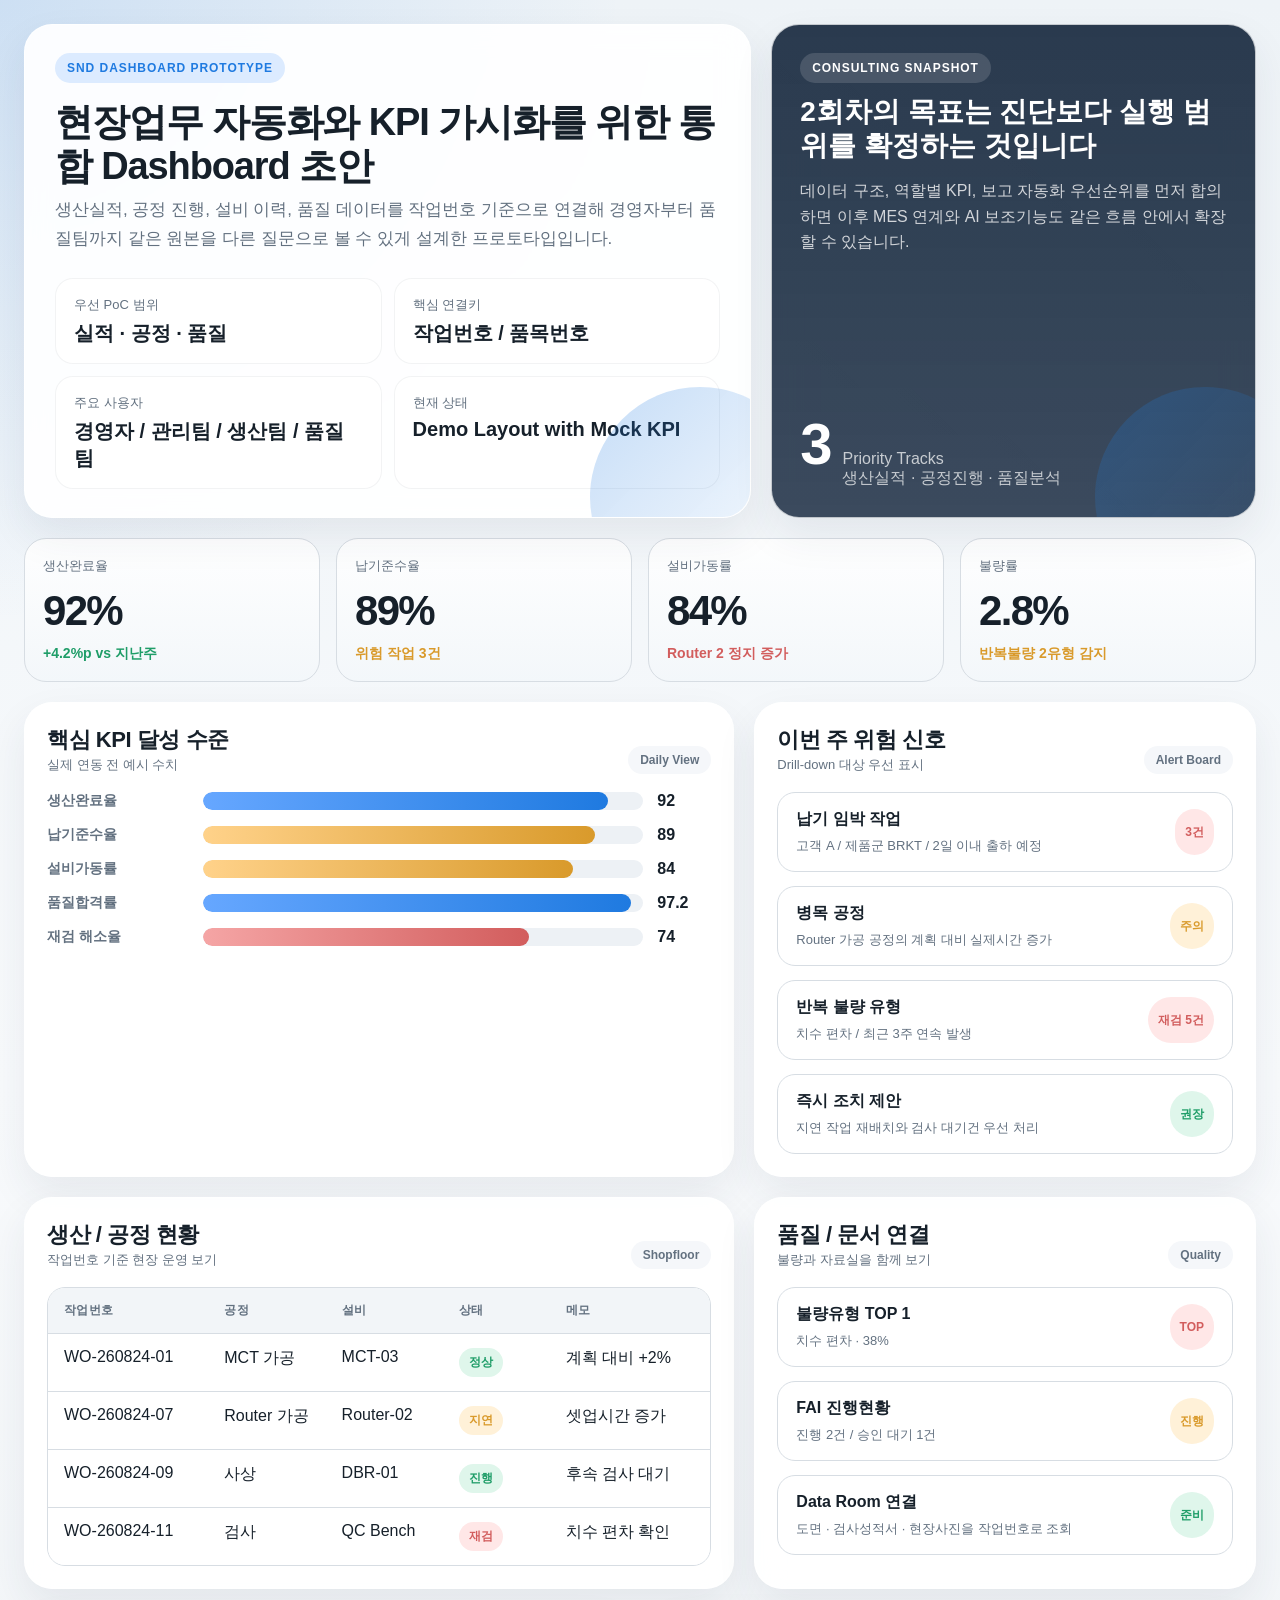
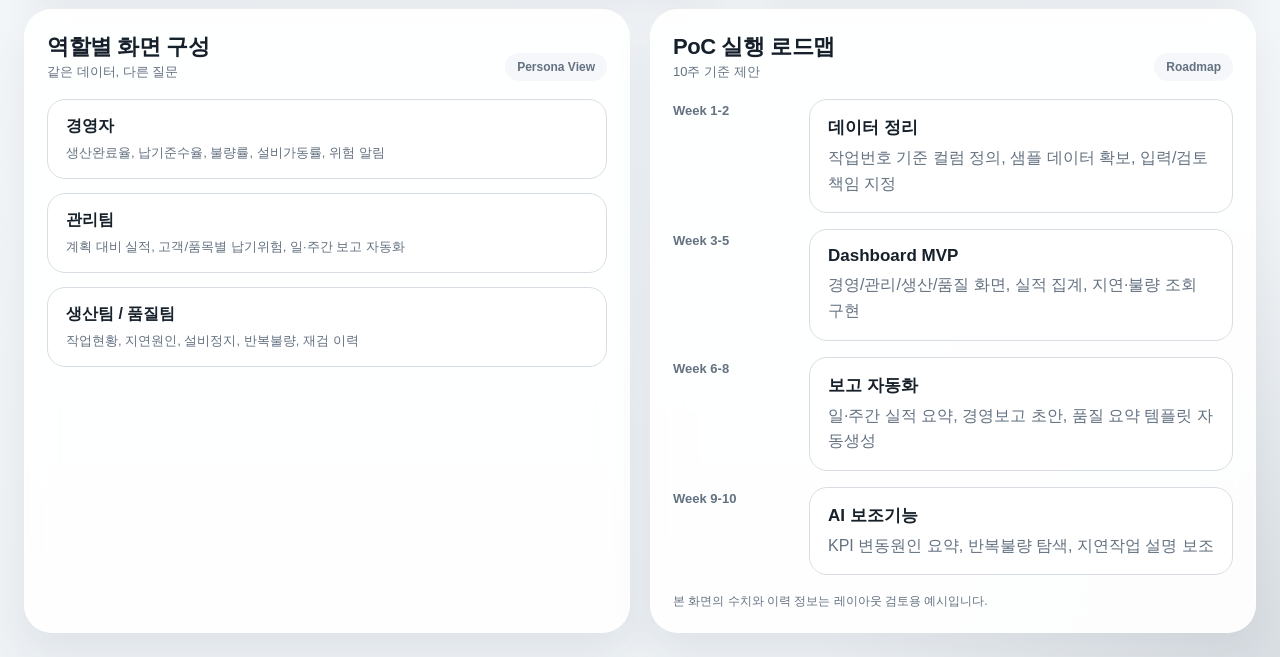
<file: docs/SND_dashboard_prototype.html>
<!doctype html>
<html lang="ko">
  <head>
    <meta charset="utf-8" />
    <meta name="viewport" content="width=device-width, initial-scale=1" />
    <title>SND Dashboard Prototype</title>
    <style>
      :root {
        --bg: #f3f6f8;
        --panel: rgba(255, 255, 255, 0.92);
        --panel-strong: #ffffff;
        --ink: #16202a;
        --muted: #637180;
        --line: #d7dde3;
        --accent: #1f7ae0;
        --accent-soft: #dcebff;
        --green: #1f9d68;
        --amber: #d99a2b;
        --red: #d25d5d;
        --navy: #213247;
        --shadow: 0 18px 40px rgba(33, 50, 71, 0.08);
      }

      * {
        box-sizing: border-box;
      }

      body {
        margin: 0;
        font-family: "Pretendard", "Segoe UI", sans-serif;
        color: var(--ink);
        background:
          radial-gradient(circle at top left, rgba(31, 122, 224, 0.16), transparent 24%),
          radial-gradient(circle at bottom right, rgba(33, 50, 71, 0.1), transparent 18%),
          linear-gradient(180deg, #eef3f7 0%, #f8fafc 48%, #eef2f5 100%);
      }

      .shell {
        max-width: 1440px;
        margin: 0 auto;
        padding: 24px;
      }

      .hero {
        display: grid;
        grid-template-columns: 1.2fr 0.8fr;
        gap: 20px;
        margin-bottom: 20px;
      }

      .hero-card,
      .panel {
        background: var(--panel);
        backdrop-filter: blur(14px);
        border: 1px solid rgba(255, 255, 255, 0.7);
        box-shadow: var(--shadow);
        border-radius: 28px;
      }

      .hero-card {
        padding: 28px 30px;
        position: relative;
        overflow: hidden;
      }

      .hero-card::after {
        content: "";
        position: absolute;
        inset: auto -60px -90px auto;
        width: 220px;
        height: 220px;
        background: linear-gradient(135deg, rgba(31, 122, 224, 0.26), rgba(31, 122, 224, 0));
        border-radius: 999px;
      }

      .eyebrow {
        display: inline-flex;
        padding: 8px 12px;
        border-radius: 999px;
        background: var(--accent-soft);
        color: var(--accent);
        font-size: 12px;
        font-weight: 700;
        letter-spacing: 0.08em;
      }

      h1 {
        margin: 18px 0 8px;
        font-size: 38px;
        line-height: 1.15;
        letter-spacing: -0.03em;
      }

      .sub {
        margin: 0;
        color: var(--muted);
        font-size: 17px;
        line-height: 1.7;
        max-width: 720px;
      }

      .hero-meta {
        display: grid;
        grid-template-columns: repeat(2, minmax(0, 1fr));
        gap: 12px;
        margin-top: 24px;
      }

      .meta-tile {
        padding: 16px 18px;
        border-radius: 18px;
        background: rgba(255, 255, 255, 0.72);
        border: 1px solid rgba(33, 50, 71, 0.06);
      }

      .meta-tile strong {
        display: block;
        margin-top: 6px;
        font-size: 20px;
      }

      .meta-tile span {
        color: var(--muted);
        font-size: 13px;
      }

      .summary-card {
        padding: 28px;
        display: flex;
        flex-direction: column;
        justify-content: space-between;
        background:
          linear-gradient(180deg, rgba(33, 50, 71, 0.96), rgba(33, 50, 71, 0.88)),
          linear-gradient(45deg, rgba(255, 255, 255, 0.08), rgba(255, 255, 255, 0));
        color: white;
      }

      .summary-card h2 {
        margin: 12px 0 10px;
        font-size: 28px;
        line-height: 1.2;
      }

      .summary-card p {
        color: rgba(255, 255, 255, 0.78);
        line-height: 1.6;
      }

      .score {
        display: flex;
        align-items: baseline;
        gap: 10px;
        margin-top: 20px;
      }

      .score strong {
        font-size: 58px;
        line-height: 1;
      }

      .score span {
        color: rgba(255, 255, 255, 0.72);
      }

      .grid {
        display: grid;
        grid-template-columns: repeat(12, minmax(0, 1fr));
        gap: 20px;
      }

      .panel {
        padding: 22px;
      }

      .panel h3 {
        margin: 0;
        font-size: 22px;
        letter-spacing: -0.02em;
      }

      .panel-head {
        display: flex;
        align-items: flex-end;
        justify-content: space-between;
        gap: 10px;
        margin-bottom: 18px;
      }

      .panel-head span {
        color: var(--muted);
        font-size: 13px;
      }

      .kpi-grid {
        grid-column: span 12;
        display: grid;
        grid-template-columns: repeat(4, minmax(0, 1fr));
        gap: 16px;
      }

      .kpi {
        padding: 18px;
        border-radius: 22px;
        border: 1px solid var(--line);
        background: linear-gradient(180deg, rgba(255, 255, 255, 0.94), rgba(243, 247, 250, 0.85));
      }

      .kpi .label {
        color: var(--muted);
        font-size: 13px;
      }

      .kpi strong {
        display: block;
        margin-top: 12px;
        font-size: 42px;
        letter-spacing: -0.04em;
      }

      .kpi .delta {
        margin-top: 10px;
        font-size: 14px;
        font-weight: 600;
      }

      .up { color: var(--green); }
      .down { color: var(--red); }
      .warn { color: var(--amber); }

      .wide-7 { grid-column: span 7; }
      .wide-5 { grid-column: span 5; }
      .wide-6 { grid-column: span 6; }
      .wide-4 { grid-column: span 4; }

      .bars {
        display: grid;
        gap: 16px;
        margin-top: 16px;
      }

      .bar-row {
        display: grid;
        grid-template-columns: 142px 1fr 54px;
        align-items: center;
        gap: 14px;
      }

      .bar-row label {
        color: var(--muted);
        font-size: 14px;
        font-weight: 600;
      }

      .track {
        height: 18px;
        border-radius: 999px;
        background: #edf1f5;
        overflow: hidden;
        position: relative;
      }

      .fill {
        height: 100%;
        border-radius: 999px;
        background: linear-gradient(90deg, #66a7ff, #1f7ae0);
      }

      .fill.warn {
        background: linear-gradient(90deg, #ffd28a, #d99a2b);
      }

      .fill.bad {
        background: linear-gradient(90deg, #f5a5a5, #d25d5d);
      }

      .badge {
        display: inline-flex;
        align-items: center;
        gap: 8px;
        padding: 7px 12px;
        border-radius: 999px;
        background: #f5f7fa;
        color: var(--muted);
        font-size: 12px;
        font-weight: 700;
      }

      .table {
        margin-top: 14px;
        border-radius: 18px;
        overflow: hidden;
        border: 1px solid var(--line);
      }

      .row {
        display: grid;
        grid-template-columns: 1.4fr 1fr 1fr 0.9fr 1.2fr;
        gap: 10px;
        padding: 14px 16px;
        background: rgba(255, 255, 255, 0.78);
      }

      .row + .row {
        border-top: 1px solid var(--line);
      }

      .row.header {
        background: #f2f5f8;
        color: var(--muted);
        font-size: 12px;
        font-weight: 700;
        letter-spacing: 0.04em;
      }

      .status {
        display: inline-flex;
        align-items: center;
        justify-content: center;
        padding: 6px 10px;
        border-radius: 999px;
        font-size: 12px;
        font-weight: 700;
      }

      .status.red { background: #ffe7e7; color: var(--red); }
      .status.amber { background: #fff1d8; color: var(--amber); }
      .status.green { background: #dff6eb; color: var(--green); }

      .stack {
        display: grid;
        gap: 14px;
      }

      .alert {
        padding: 16px 18px;
        border-radius: 18px;
        background: white;
        border: 1px solid var(--line);
        display: flex;
        justify-content: space-between;
        gap: 14px;
      }

      .alert strong {
        display: block;
        margin-bottom: 6px;
        font-size: 16px;
      }

      .alert span {
        color: var(--muted);
        font-size: 13px;
      }

      .timeline {
        display: grid;
        gap: 16px;
        margin-top: 8px;
      }

      .step {
        display: grid;
        grid-template-columns: 120px 1fr;
        gap: 16px;
        align-items: start;
      }

      .step .week {
        padding-top: 4px;
        color: var(--muted);
        font-size: 13px;
        font-weight: 700;
      }

      .step-card {
        padding: 16px 18px;
        border-radius: 18px;
        background: white;
        border: 1px solid var(--line);
      }

      .step-card strong {
        display: block;
        font-size: 17px;
      }

      .step-card p {
        margin: 6px 0 0;
        color: var(--muted);
        line-height: 1.6;
      }

      .footer-note {
        margin-top: 18px;
        color: var(--muted);
        font-size: 12px;
      }

      @media (max-width: 1100px) {
        .hero,
        .kpi-grid,
        .grid {
          grid-template-columns: 1fr;
        }

        .wide-7,
        .wide-5,
        .wide-6,
        .wide-4 {
          grid-column: span 1;
        }

        .kpi-grid {
          display: grid;
        }
      }

      @media (max-width: 720px) {
        .shell {
          padding: 14px;
        }

        h1 {
          font-size: 30px;
        }

        .hero-meta,
        .kpi-grid {
          grid-template-columns: 1fr;
        }

        .row,
        .bar-row,
        .step {
          grid-template-columns: 1fr;
        }
      }
    </style>
  </head>
  <body>
    <div class="shell">
      <section class="hero">
        <div class="hero-card">
          <div class="eyebrow">SND DASHBOARD PROTOTYPE</div>
          <h1>현장업무 자동화와 KPI 가시화를 위한 통합 Dashboard 초안</h1>
          <p class="sub">
            생산실적, 공정 진행, 설비 이력, 품질 데이터를 작업번호 기준으로 연결해
            경영자부터 품질팀까지 같은 원본을 다른 질문으로 볼 수 있게 설계한
            프로토타입입니다.
          </p>
          <div class="hero-meta">
            <div class="meta-tile">
              <span>우선 PoC 범위</span>
              <strong>실적 · 공정 · 품질</strong>
            </div>
            <div class="meta-tile">
              <span>핵심 연결키</span>
              <strong>작업번호 / 품목번호</strong>
            </div>
            <div class="meta-tile">
              <span>주요 사용자</span>
              <strong>경영자 / 관리팀 / 생산팀 / 품질팀</strong>
            </div>
            <div class="meta-tile">
              <span>현재 상태</span>
              <strong>Demo Layout with Mock KPI</strong>
            </div>
          </div>
        </div>

        <div class="summary-card hero-card">
          <div>
            <div class="eyebrow" style="background: rgba(255,255,255,0.14); color: white;">CONSULTING SNAPSHOT</div>
            <h2>2회차의 목표는 진단보다 실행 범위를 확정하는 것입니다</h2>
            <p>
              데이터 구조, 역할별 KPI, 보고 자동화 우선순위를 먼저 합의하면
              이후 MES 연계와 AI 보조기능도 같은 흐름 안에서 확장할 수 있습니다.
            </p>
          </div>
          <div class="score">
            <strong>3</strong>
            <span>Priority Tracks<br />생산실적 · 공정진행 · 품질분석</span>
          </div>
        </div>
      </section>

      <section class="kpi-grid">
        <article class="kpi">
          <div class="label">생산완료율</div>
          <strong>92%</strong>
          <div class="delta up">+4.2%p vs 지난주</div>
        </article>
        <article class="kpi">
          <div class="label">납기준수율</div>
          <strong>89%</strong>
          <div class="delta warn">위험 작업 3건</div>
        </article>
        <article class="kpi">
          <div class="label">설비가동률</div>
          <strong>84%</strong>
          <div class="delta down">Router 2 정지 증가</div>
        </article>
        <article class="kpi">
          <div class="label">불량률</div>
          <strong>2.8%</strong>
          <div class="delta warn">반복불량 2유형 감지</div>
        </article>
      </section>

      <section class="grid" style="margin-top: 20px;">
        <article class="panel wide-7">
          <div class="panel-head">
            <div>
              <h3>핵심 KPI 달성 수준</h3>
              <span>실제 연동 전 예시 수치</span>
            </div>
            <div class="badge">Daily View</div>
          </div>
          <div class="bars">
            <div class="bar-row">
              <label>생산완료율</label>
              <div class="track"><div class="fill" style="width: 92%;"></div></div>
              <strong>92</strong>
            </div>
            <div class="bar-row">
              <label>납기준수율</label>
              <div class="track"><div class="fill warn" style="width: 89%;"></div></div>
              <strong>89</strong>
            </div>
            <div class="bar-row">
              <label>설비가동률</label>
              <div class="track"><div class="fill warn" style="width: 84%;"></div></div>
              <strong>84</strong>
            </div>
            <div class="bar-row">
              <label>품질합격률</label>
              <div class="track"><div class="fill" style="width: 97.2%;"></div></div>
              <strong>97.2</strong>
            </div>
            <div class="bar-row">
              <label>재검 해소율</label>
              <div class="track"><div class="fill bad" style="width: 74%;"></div></div>
              <strong>74</strong>
            </div>
          </div>
        </article>

        <article class="panel wide-5">
          <div class="panel-head">
            <div>
              <h3>이번 주 위험 신호</h3>
              <span>Drill-down 대상 우선 표시</span>
            </div>
            <div class="badge">Alert Board</div>
          </div>
          <div class="stack">
            <div class="alert">
              <div>
                <strong>납기 임박 작업</strong>
                <span>고객 A / 제품군 BRKT / 2일 이내 출하 예정</span>
              </div>
              <div class="status red">3건</div>
            </div>
            <div class="alert">
              <div>
                <strong>병목 공정</strong>
                <span>Router 가공 공정의 계획 대비 실제시간 증가</span>
              </div>
              <div class="status amber">주의</div>
            </div>
            <div class="alert">
              <div>
                <strong>반복 불량 유형</strong>
                <span>치수 편차 / 최근 3주 연속 발생</span>
              </div>
              <div class="status red">재검 5건</div>
            </div>
            <div class="alert">
              <div>
                <strong>즉시 조치 제안</strong>
                <span>지연 작업 재배치와 검사 대기건 우선 처리</span>
              </div>
              <div class="status green">권장</div>
            </div>
          </div>
        </article>

        <article class="panel wide-7">
          <div class="panel-head">
            <div>
              <h3>생산 / 공정 현황</h3>
              <span>작업번호 기준 현장 운영 보기</span>
            </div>
            <div class="badge">Shopfloor</div>
          </div>
          <div class="table">
            <div class="row header">
              <div>작업번호</div>
              <div>공정</div>
              <div>설비</div>
              <div>상태</div>
              <div>메모</div>
            </div>
            <div class="row">
              <div>WO-260824-01</div>
              <div>MCT 가공</div>
              <div>MCT-03</div>
              <div><span class="status green">정상</span></div>
              <div>계획 대비 +2%</div>
            </div>
            <div class="row">
              <div>WO-260824-07</div>
              <div>Router 가공</div>
              <div>Router-02</div>
              <div><span class="status amber">지연</span></div>
              <div>셋업시간 증가</div>
            </div>
            <div class="row">
              <div>WO-260824-09</div>
              <div>사상</div>
              <div>DBR-01</div>
              <div><span class="status green">진행</span></div>
              <div>후속 검사 대기</div>
            </div>
            <div class="row">
              <div>WO-260824-11</div>
              <div>검사</div>
              <div>QC Bench</div>
              <div><span class="status red">재검</span></div>
              <div>치수 편차 확인</div>
            </div>
          </div>
        </article>

        <article class="panel wide-5">
          <div class="panel-head">
            <div>
              <h3>품질 / 문서 연결</h3>
              <span>불량과 자료실을 함께 보기</span>
            </div>
            <div class="badge">Quality</div>
          </div>
          <div class="stack">
            <div class="alert">
              <div>
                <strong>불량유형 TOP 1</strong>
                <span>치수 편차 · 38%</span>
              </div>
              <div class="status red">TOP</div>
            </div>
            <div class="alert">
              <div>
                <strong>FAI 진행현황</strong>
                <span>진행 2건 / 승인 대기 1건</span>
              </div>
              <div class="status amber">진행</div>
            </div>
            <div class="alert">
              <div>
                <strong>Data Room 연결</strong>
                <span>도면 · 검사성적서 · 현장사진을 작업번호로 조회</span>
              </div>
              <div class="status green">준비</div>
            </div>
          </div>
        </article>

        <article class="panel wide-6">
          <div class="panel-head">
            <div>
              <h3>역할별 화면 구성</h3>
              <span>같은 데이터, 다른 질문</span>
            </div>
            <div class="badge">Persona View</div>
          </div>
          <div class="stack">
            <div class="alert">
              <div>
                <strong>경영자</strong>
                <span>생산완료율, 납기준수율, 불량률, 설비가동률, 위험 알림</span>
              </div>
            </div>
            <div class="alert">
              <div>
                <strong>관리팀</strong>
                <span>계획 대비 실적, 고객/품목별 납기위험, 일·주간 보고 자동화</span>
              </div>
            </div>
            <div class="alert">
              <div>
                <strong>생산팀 / 품질팀</strong>
                <span>작업현황, 지연원인, 설비정지, 반복불량, 재검 이력</span>
              </div>
            </div>
          </div>
        </article>

        <article class="panel wide-6">
          <div class="panel-head">
            <div>
              <h3>PoC 실행 로드맵</h3>
              <span>10주 기준 제안</span>
            </div>
            <div class="badge">Roadmap</div>
          </div>
          <div class="timeline">
            <div class="step">
              <div class="week">Week 1-2</div>
              <div class="step-card">
                <strong>데이터 정리</strong>
                <p>작업번호 기준 컬럼 정의, 샘플 데이터 확보, 입력/검토 책임 지정</p>
              </div>
            </div>
            <div class="step">
              <div class="week">Week 3-5</div>
              <div class="step-card">
                <strong>Dashboard MVP</strong>
                <p>경영/관리/생산/품질 화면, 실적 집계, 지연·불량 조회 구현</p>
              </div>
            </div>
            <div class="step">
              <div class="week">Week 6-8</div>
              <div class="step-card">
                <strong>보고 자동화</strong>
                <p>일·주간 실적 요약, 경영보고 초안, 품질 요약 템플릿 자동생성</p>
              </div>
            </div>
            <div class="step">
              <div class="week">Week 9-10</div>
              <div class="step-card">
                <strong>AI 보조기능</strong>
                <p>KPI 변동원인 요약, 반복불량 탐색, 지연작업 설명 보조</p>
              </div>
            </div>
          </div>
          <div class="footer-note">
            본 화면의 수치와 이력 정보는 레이아웃 검토용 예시입니다.
          </div>
        </article>
      </section>
    </div>
  </body>
  </html>
</file>
